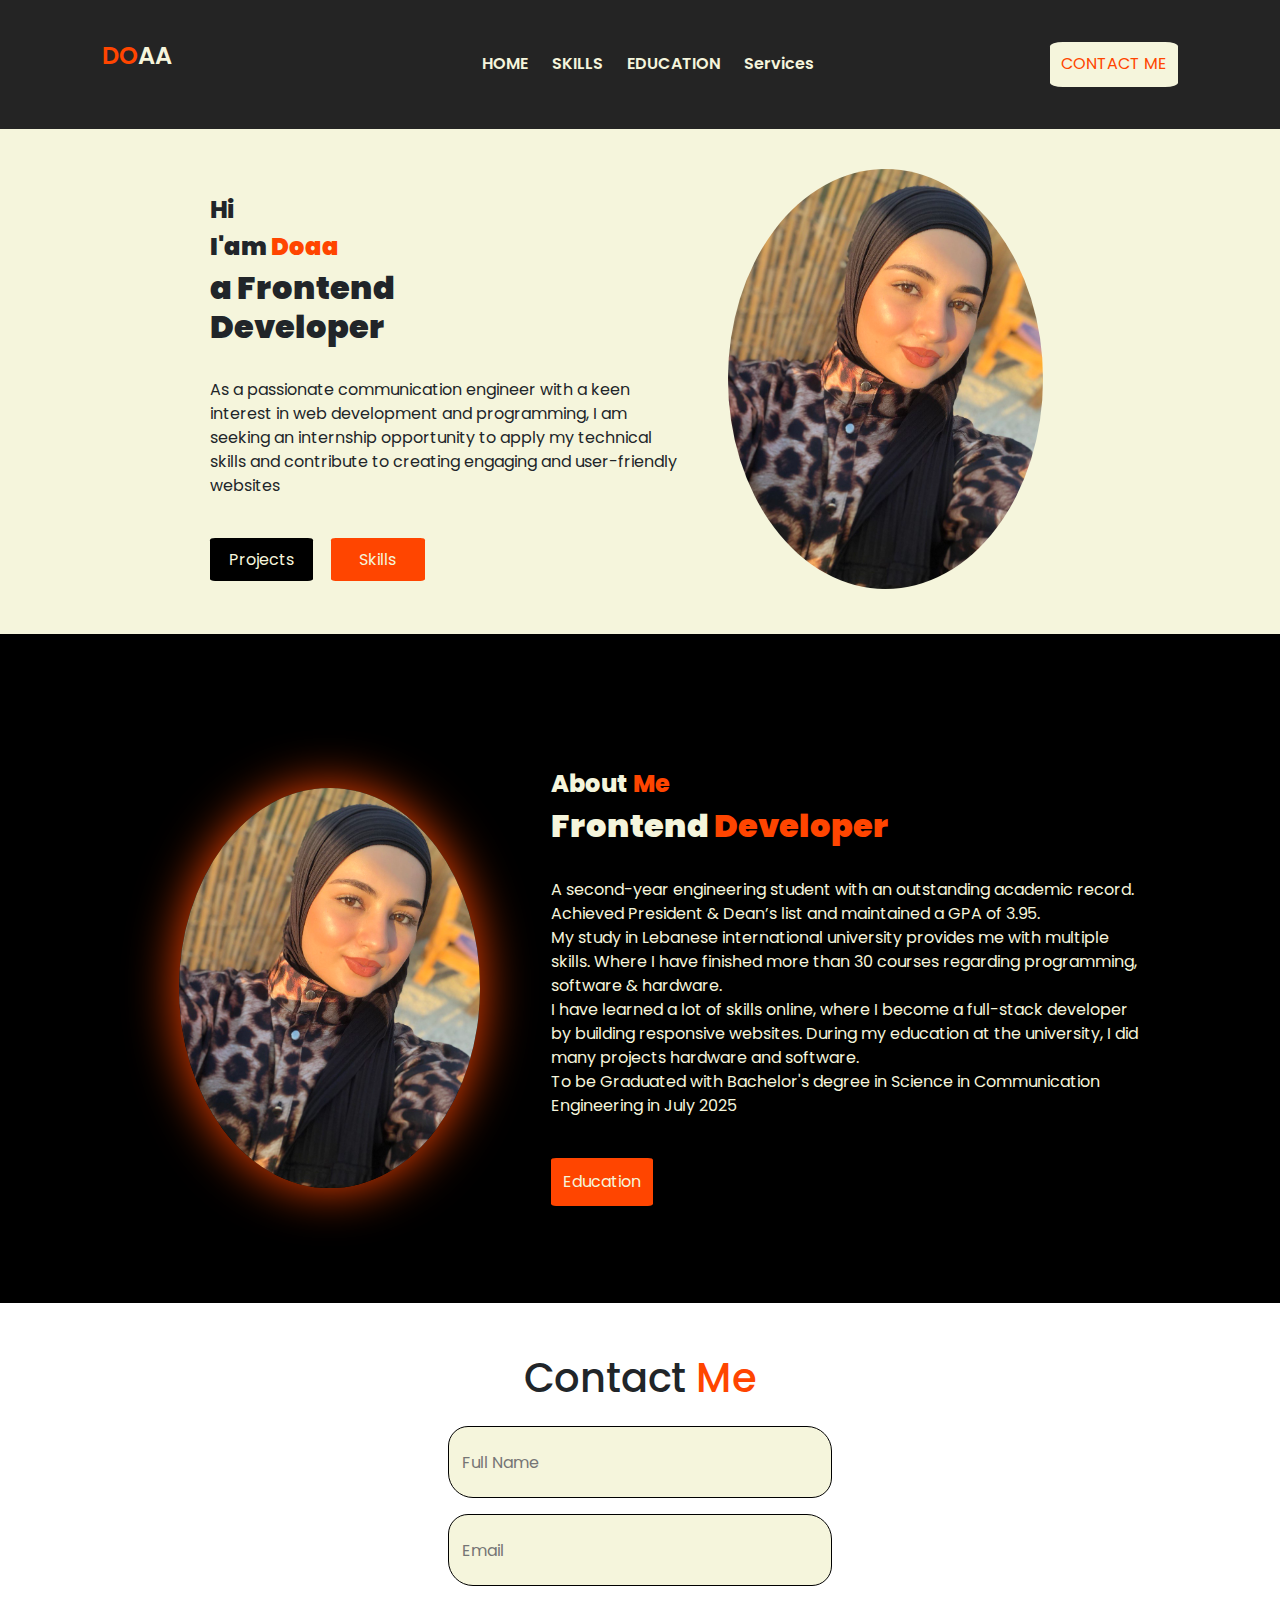
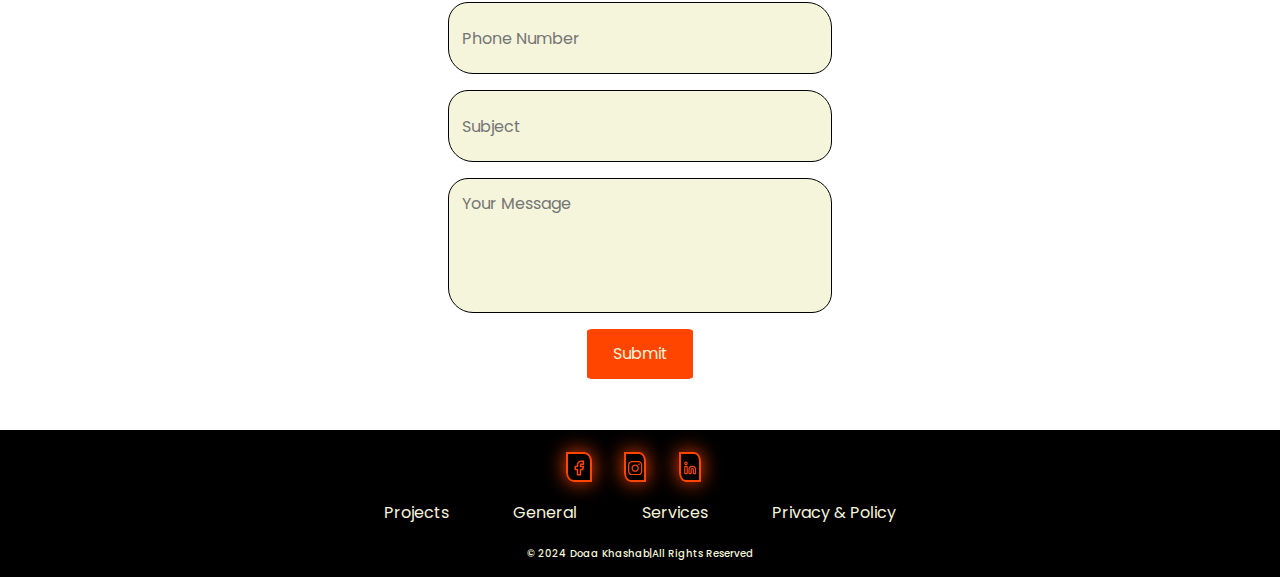
<file: PortFolio/index.html>
<?php require_once "process.php" ?>
<!DOCTYPE html>
<html lang="en">

<head>
    <meta charset="UTF-8">
    <meta name="viewport" content="width=device-width, initial-scale=1.0">
    <title>PortoFolio</title>
    <link rel="stylesheet" href="https://cdn.jsdelivr.net/npm/bootstrap@4.4.1/dist/css/bootstrap.min.css" integrity="sha384-Vkoo8x4CGsO3+Hhxv8T/Q5PaXtkKtu6ug5TOeNV6gBiFeWPGFN9MuhOf23Q9Ifjh" crossorigin="anonymous">
    <link rel="stylesheet" href="style.css">
    <link rel="preconnect" href="https://fonts.googleapis.com">
    <link rel="preconnect" href="https://fonts.gstatic.com" crossorigin>
    <link href="https://fonts.googleapis.com/css2?family=Poppins:ital,wght@0,100;0,200;0,300;0,400;0,500;0,600;0,700;0,800;0,900;1,100;1,200;1,300;1,400;1,500;1,600;1,700;1,800;1,900&display=swap" rel="stylesheet">
</head>

<body>
    <div class="nav">
        <p><span>DO</span>AA</p>
        <nav class="n">
            <a href="index.html+">HOME</a>
            <a href="Skills.html">SKILLS</a>
            <a href="Education.html">EDUCATION</a>
            <a href="Services.html">Services</a>
        </nav>
        <button onclick="scrollToSection('contact1')">CONTACT ME</button>
    </div>
    <div class="main">
        <section>
            <h1 class="animation">Hi</h1>
            <h2 class="animation1">I'am <span>Doaa</span></h2>
            <h3 class="animation2">a Frontend <br> <span class="animation3">Developer</span></h3>
            <br>
            <p>As a passionate communication engineer with a keen interest in web development and programming, I am seeking an internship opportunity to apply my technical skills and contribute to creating engaging and user-friendly websites</p>
            <br>
            <button class="b1" onclick="window.location.assign('Projects.html')">Projects</button>
            <button class="b2" onclick="window.location.assign('Skills.html')">Skills</button>
        </section>
        <div>
            <img src="images/img1.jpg">
        </div>
    </div>
    <div class="middle">
        <div>
            <img src="images/img1.jpg">
        </div>
        <section id="container">
            <h1 class="animation" id="cube">About <span>Me</span></h1>
            <h2 class="animation1">Frontend<span> Developer</span></h2>
            <br>
            <p>A second-year engineering student with an outstanding academic record. Achieved President & Dean’s list and maintained a GPA of 3.95.
                <br>My study in Lebanese international university provides me with multiple skills. Where I have finished more than 30 courses regarding programming, software & hardware.
                <br> I have learned a lot of skills online, where I become a full-stack developer by building responsive websites. During my education at the university, I did many projects hardware and software.
                <br>To be Graduated with Bachelor's degree in Science in Communication Engineering in July 2025
            </p>
            <br>
            <button class="b3" onclick="window.location.assign('Education.html')">Education</button>
        </section>
    </div>
    <form action="process.php" method="post" class="final">
        <h1 id="contact1">Contact <span>Me</span></h1>
        <input type="text" placeholder="Full Name" id="name">
        <input type="text" placeholder="Email" id="email">
        <input type="text" placeholder="Phone Number" id="number">
        <input type="text" placeholder="Subject" id="subject">
        <textarea class="form-control1" id="message" name="message" placeholder="Your Message" rows="5" required></textarea>
        <button>Submit</button>
    </form>
    <div class="footer">
        <section>
            <a href="https://www.facebook.com/profile.php?id=100090444427186&mibextid=LQQJ4d"><svg class="svg" xmlns="http://www.w3.org/2000/svg" width="5%" height="4%" viewBox="0 0 24 24">
                    <path fill="none" stroke="orangered" stroke-linecap="round" stroke-linejoin="round" stroke-width="2" d="M7 10v4h3v7h4v-7h3l1-4h-4V8a1 1 0 0 1 1-1h3V3h-3a5 5 0 0 0-5 5v2z" />
                </svg></a>
            <a href="https://www.instagram.com/doaa_khashab21?igsh=MTFjOW1sa2N6eWp4cQ=="><svg xmlns="http://www.w3.org/2000/svg" width="4%" height="3%" viewBox="0 0 256 256">
                    <path fill="orangered" d="M128 23.064c34.177 0 38.225.13 51.722.745c12.48.57 19.258 2.655 23.769 4.408c5.974 2.322 10.238 5.096 14.717 9.575c4.48 4.479 7.253 8.743 9.575 14.717c1.753 4.511 3.838 11.289 4.408 23.768c.615 13.498.745 17.546.745 51.723c0 34.178-.13 38.226-.745 51.723c-.57 12.48-2.655 19.257-4.408 23.768c-2.322 5.974-5.096 10.239-9.575 14.718c-4.479 4.479-8.743 7.253-14.717 9.574c-4.511 1.753-11.289 3.839-23.769 4.408c-13.495.616-17.543.746-51.722.746c-34.18 0-38.228-.13-51.723-.746c-12.48-.57-19.257-2.655-23.768-4.408c-5.974-2.321-10.239-5.095-14.718-9.574c-4.479-4.48-7.253-8.744-9.574-14.718c-1.753-4.51-3.839-11.288-4.408-23.768c-.616-13.497-.746-17.545-.746-51.723c0-34.177.13-38.225.746-51.722c.57-12.48 2.655-19.258 4.408-23.769c2.321-5.974 5.095-10.238 9.574-14.717c4.48-4.48 8.744-7.253 14.718-9.575c4.51-1.753 11.288-3.838 23.768-4.408c13.497-.615 17.545-.745 51.723-.745M128 0C93.237 0 88.878.147 75.226.77c-13.625.622-22.93 2.786-31.071 5.95c-8.418 3.271-15.556 7.648-22.672 14.764C14.367 28.6 9.991 35.738 6.72 44.155C3.555 52.297 1.392 61.602.77 75.226C.147 88.878 0 93.237 0 128c0 34.763.147 39.122.77 52.774c.622 13.625 2.785 22.93 5.95 31.071c3.27 8.417 7.647 15.556 14.763 22.672c7.116 7.116 14.254 11.492 22.672 14.763c8.142 3.165 17.446 5.328 31.07 5.95c13.653.623 18.012.77 52.775.77s39.122-.147 52.774-.77c13.624-.622 22.929-2.785 31.07-5.95c8.418-3.27 15.556-7.647 22.672-14.763c7.116-7.116 11.493-14.254 14.764-22.672c3.164-8.142 5.328-17.446 5.95-31.07c.623-13.653.77-18.012.77-52.775s-.147-39.122-.77-52.774c-.622-13.624-2.786-22.929-5.95-31.07c-3.271-8.418-7.648-15.556-14.764-22.672C227.4 14.368 220.262 9.99 211.845 6.72c-8.142-3.164-17.447-5.328-31.071-5.95C167.122.147 162.763 0 128 0m0 62.27c-36.302 0-65.73 29.43-65.73 65.73c0 36.302 29.428 65.73 65.73 65.73c36.301 0 65.73-29.428 65.73-65.73c0-36.301-29.429-65.73-65.73-65.73m0 108.397c-23.564 0-42.667-19.103-42.667-42.667S104.436 85.333 128 85.333s42.667 19.103 42.667 42.667s-19.103 42.667-42.667 42.667m83.686-110.994c0 8.484-6.876 15.36-15.36 15.36c-8.483 0-15.36-6.876-15.36-15.36c0-8.483 6.877-15.36 15.36-15.36c8.484 0 15.36 6.877 15.36 15.36" />
                </svg></a>
            <a href="https://www.linkedin.com/in/doaa-khashab-11a049304?utm_source=share&utm_campaign=share_via&utm_content=profile&utm_medium=ios_app"><svg xmlns="http://www.w3.org/2000/svg" width="4%" height="3%" viewBox="0 0 24 24">
                    <path fill="orangered" d="M20 22h-1.67a2 2 0 0 1-2-2v-5.37a.92.92 0 0 0-.69-.93a.84.84 0 0 0-.67.19a.85.85 0 0 0-.3.65V20a2 2 0 0 1-2 2H11a2 2 0 0 1-2-2v-5.46a6.5 6.5 0 1 1 13 0V20a2 2 0 0 1-2 2m-4.5-10.31a3.73 3.73 0 0 1 .47 0a2.91 2.91 0 0 1 2.36 2.9V20H20v-5.46a4.5 4.5 0 1 0-9 0V20h1.67v-5.46a2.85 2.85 0 0 1 2.83-2.85M6 22H4a2 2 0 0 1-2-2V10a2 2 0 0 1 2-2h2a2 2 0 0 1 2 2v10a2 2 0 0 1-2 2M4 10v10h2V10Zm1-3a3 3 0 1 1 3-3a3 3 0 0 1-3 3m0-4a1 1 0 1 0 1 1a1 1 0 0 0-1-1" />
                </svg></a>
        </section>
        <div>
            <a href="Projects.html" style="color: beige;">Projects</a>
            <a href="General.html" style="color: beige;">General</a>
            <a href="Sevices.html" style="color: beige;">Services</a>
            <a href="Privacy.html" style="color: beige;">Privacy & Policy</a>
        </div>
        <p>&copy 2024 Doaa Khashab|All Rights Reserved
        </p>
    </div>
    <script>
        function scrollToSection(sectionId) {
            const section = document.getElementById(sectionId);
            if (section) {
                section.scrollIntoView({
                    behavior: "smooth"
                });
            }
        }
        /* Add a function such that when you clock into a button it will take you into a certain place */
        const container = document.getElementById('container');
        const cube = document.getElementById('cube');

        container.addEventListener('mouseenter',
            cube.animate({
                left: "350px"
            })
        );

        container.addEventListener('mouseleave', () => {
            cube.style.color = ''; // Reset to default color
        });
        /*function to change an element when you reach certain place*/
    </script>
</body>

</html>
</file>
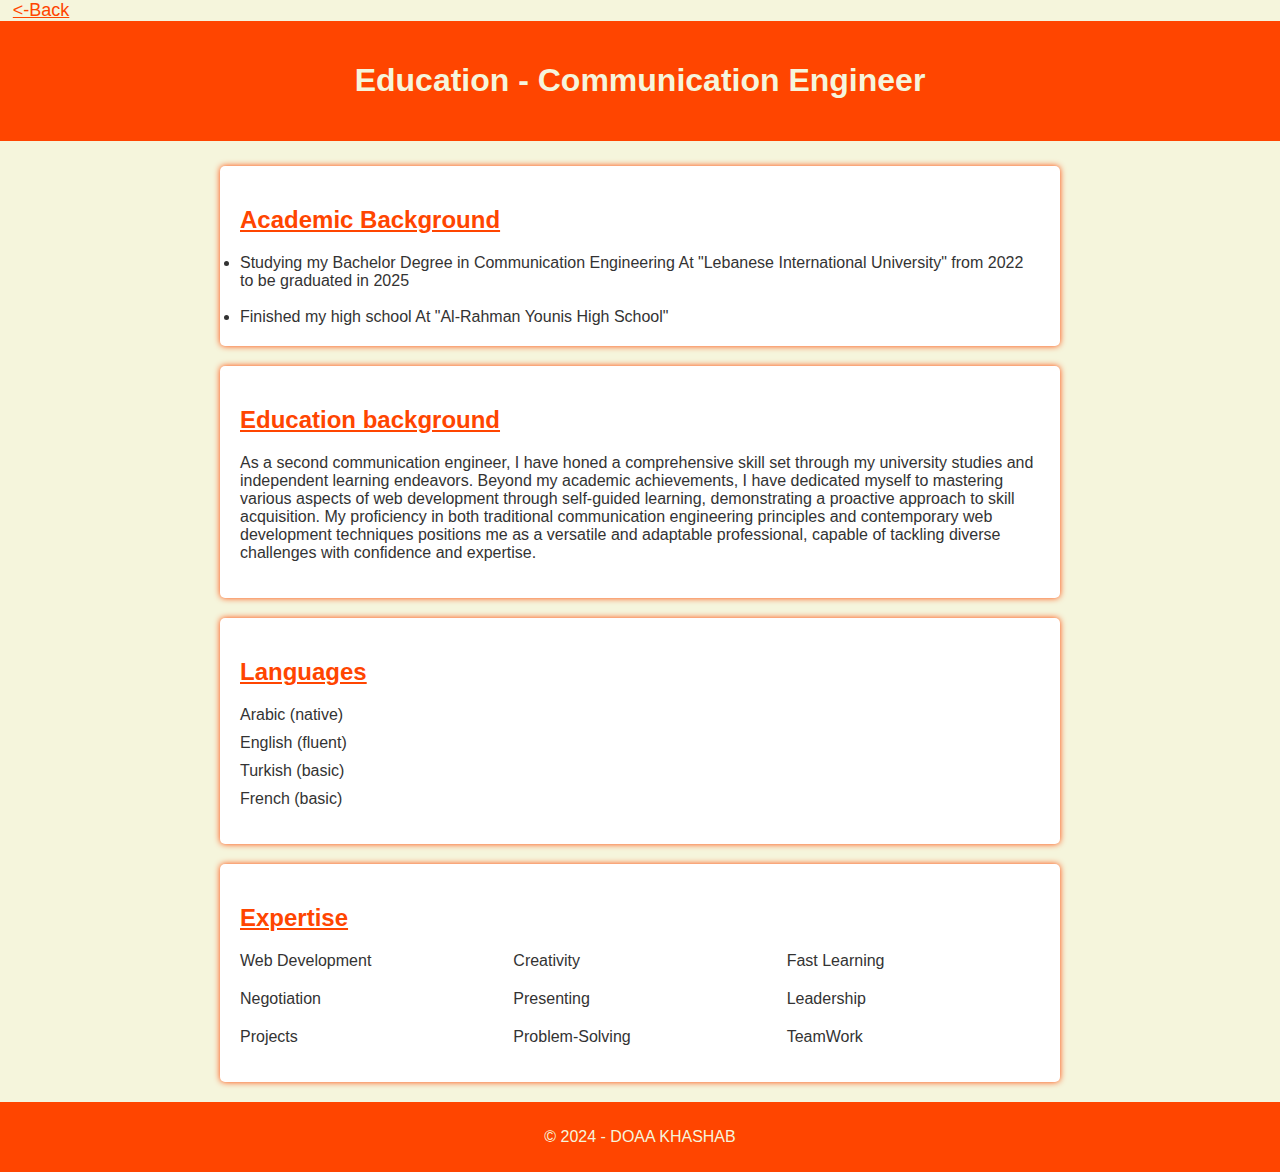
<file: PortFolio/Education.html>
<!DOCTYPE html>
<html lang="en">
<head>
<meta charset="UTF-8">
<meta name="viewport" content="width=device-width, initial-scale=1.0">
<title>Education - Communication Engineer</title>
<style>
  body {
    font-family: Arial, sans-serif;
    margin: 0;
    padding: 0;
    background-color: beige;
    color: #333;
  }
  header {
    background-color: orangered;
    color: beige;
    padding: 20px;
    text-align: center;
  }
  footer {
    background-color: orangered;
    color: beige;
    padding: 10px 0;
    text-align: center;
    bottom: 0;
    width: 100%;
  }
  section {
    padding: 20px;
    margin: 20px auto;
    background-color: #fff;
    border-radius: 5px;
    box-shadow: 0 0 10px rgba(0, 0, 0, 0.1);
    max-width: 800px;
    box-shadow: 0 0 6px orangered;
  }
  h2 {
    color: orangered;
    text-decoration: underline;
  }
  .language-list {
    list-style: none;
    padding: 0;
  }
  .language-item {
    margin-bottom: 10px;
  }
  .expertise-list {
    list-style: none;
    padding: 0;
    display: grid;
    grid-template-columns: repeat(auto-fit, minmax(200px, 1fr));
    gap: 20px;
  }
  section:hover{
    transform: translateY(-5px);
  }
  @media (max-width: 768px){
     .sec{
      padding-left: 10px;
      padding-right: 10px;
     }
    h1{
      font-size: x-large;
     }
     .div{
      padding-left:10px;
      padding-right: 10px;
     }
  }
</style>
</head>
<body>
  <a href="index.html" style="color: orangered; font-size: large; margin-left: 1%"> <-Back</a>
<header>
  <h1>Education - Communication Engineer</h1>
</header>
<div class="div" style="align-items: center; margin-top: 2%;">
<section id="academic" class="sec">
  <h2>Academic Background</h2>
  <li>Studying my Bachelor Degree in Communication Engineering At "Lebanese International University" from 2022 to be graduated in 2025</li>
  <br>
  <li>Finished my high school At "Al-Rahman Younis High School"</li>
</section>

<section id="academic" class="sec">
  <h2>Education background</h2>
  <p>As a second communication engineer, I have honed a comprehensive skill set through my university studies and independent learning endeavors. Beyond my academic achievements, I have dedicated myself to mastering various aspects of web development through self-guided learning, demonstrating a proactive approach to skill acquisition. My proficiency in both traditional communication engineering principles and contemporary web development techniques positions me as a versatile and adaptable professional, capable of tackling diverse challenges with confidence and expertise.</p>
</section>

<section id="language">
  <h2>Languages</h2>
  <ul class="language-list">
    <li class="language-item">Arabic (native)</li>
    <li class="language-item">English (fluent)</li>
    <li class="language-item">Turkish (basic)</li>
    <li class="language-item">French (basic)</li>
  </ul>
</section>

<section id="expertise">
  <h2>Expertise</h2>
  <ul class="expertise-list">
    <li>Web Development</li>
    <li>Creativity</li>
    <li>Fast Learning</li>
    <li>Negotiation</li>
    <li>Presenting</li>
    <li>Leadership</li>
    <li>Projects</li>
    <li>Problem-Solving</li>
    <li>TeamWork</li>
  </ul>
</section>
</div>
<footer>
  <p>&copy; 2024 - DOAA KHASHAB</p>
</footer>

<script>
  // You can add JavaScript functionality if needed
</script>

</body>
</html>
</file>
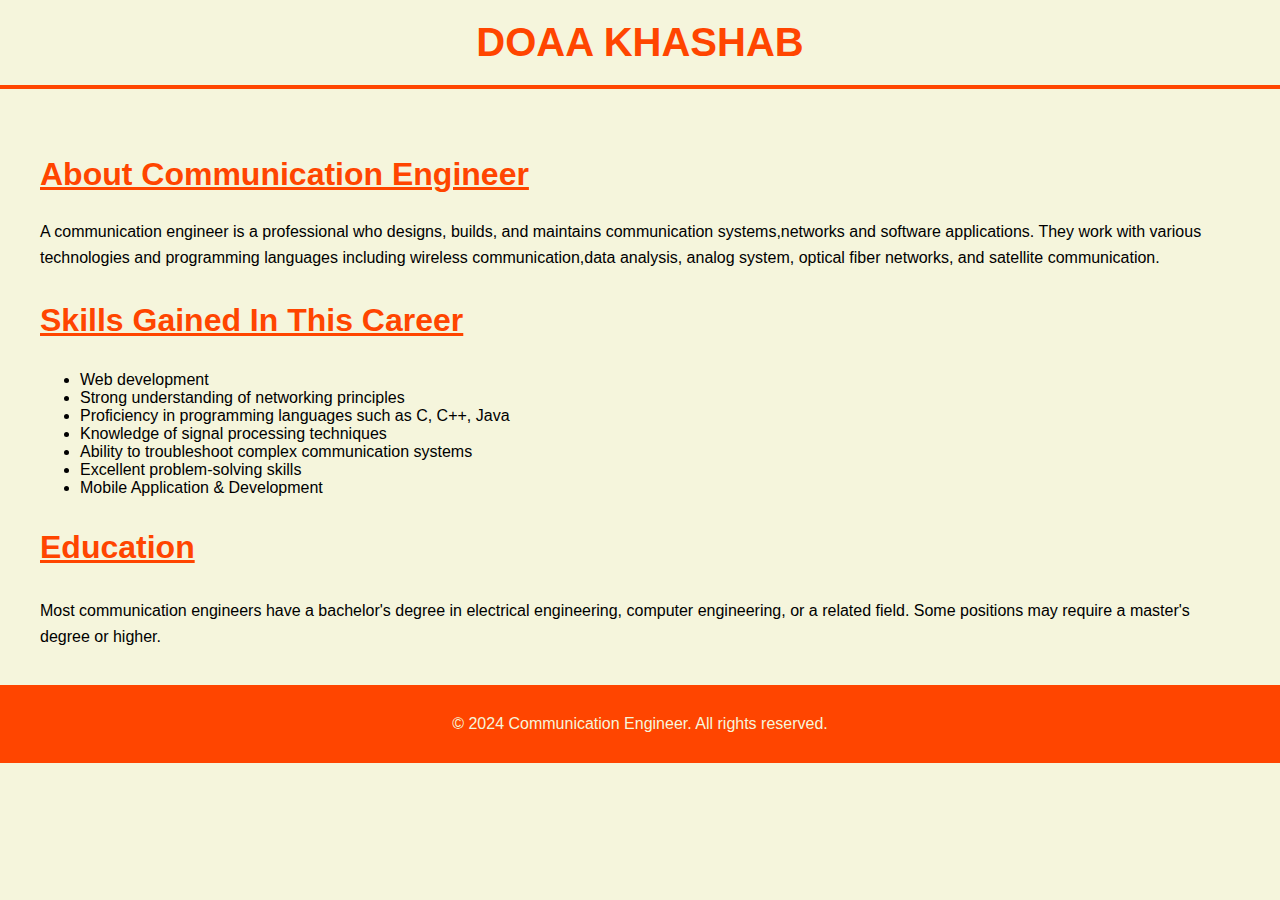
<file: PortFolio/General.html>
<!DOCTYPE html>
<html lang="en">
<head>
    <meta charset="UTF-8">
    <meta name="viewport" content="width=device-width, initial-scale=1.0">
    <title>Communication Engineer</title>
    <style>
        /* Base Styles */
        body {
            margin: 0;
            font-family: Arial, sans-serif;
            background-color: beige;
            color: orangered;
        }

        .container {
            max-width: 1200px;
            margin: 0 auto;
            padding: 20px;
        }

        h1, h2, h3 {
            color: orangered;
            text-decoration: underline;
            font-size: xx-large;
        }

        p {
            line-height: 1.6;
        }

        /* Header */
        header {
            background-color: orange-red;
            padding: 20px 0;
            text-align: center;
        }

        header h1 {
            margin: 0;
            font-size: 2.5rem;
        }

        /* Navigation */
        nav {
            background-color: orangered;
            text-align: center;
            padding: 2px 0;
        }

        nav a {
            color:orangered;
            text-decoration: none;
            margin: 0 10px;
        }

        /* Main Content */
        .main-content {
            margin-top: 20px;
        }

        /* Footer */
        footer {
            background-color: orangered;
            color: beige;
            text-align: center;
            padding: 10px 0;
        }
        ul {
            color: black;
        }
        p{
            color: black;
        }
    </style>
</head>
<body>
    <header>
        <h1 style="text-decoration: none;">DOAA KHASHAB</h1>
    </header>
      <nav></nav>
    <div class="container main-content">
        <h2>About Communication Engineer</h2>
        <p>A communication engineer is a professional who designs, builds, and maintains communication systems,networks and software applications. They work with various technologies and programming languages including wireless communication,data analysis, analog system, optical fiber networks, and satellite communication.</p>
        <h3>Skills Gained In This Career</h3>
        <ul>
            <li>Web development</li>
            <li>Strong understanding of networking principles</li>
            <li>Proficiency in programming languages such as C, C++, Java</li>
            <li>Knowledge of signal processing techniques</li>
            <li>Ability to troubleshoot complex communication systems</li>
            <li>Excellent problem-solving skills</li>
            <li>Mobile Application & Development</li>
        </ul>
        <h3>Education</h3>
        <p>Most communication engineers have a bachelor's degree in electrical engineering, computer engineering, or a related field. Some positions may require a master's degree or higher.</p>
    </div>

    <footer>
        <p style="color: beige;">&copy; 2024 Communication Engineer. All rights reserved.</p>
    </footer>
</body>
</html>
</file>
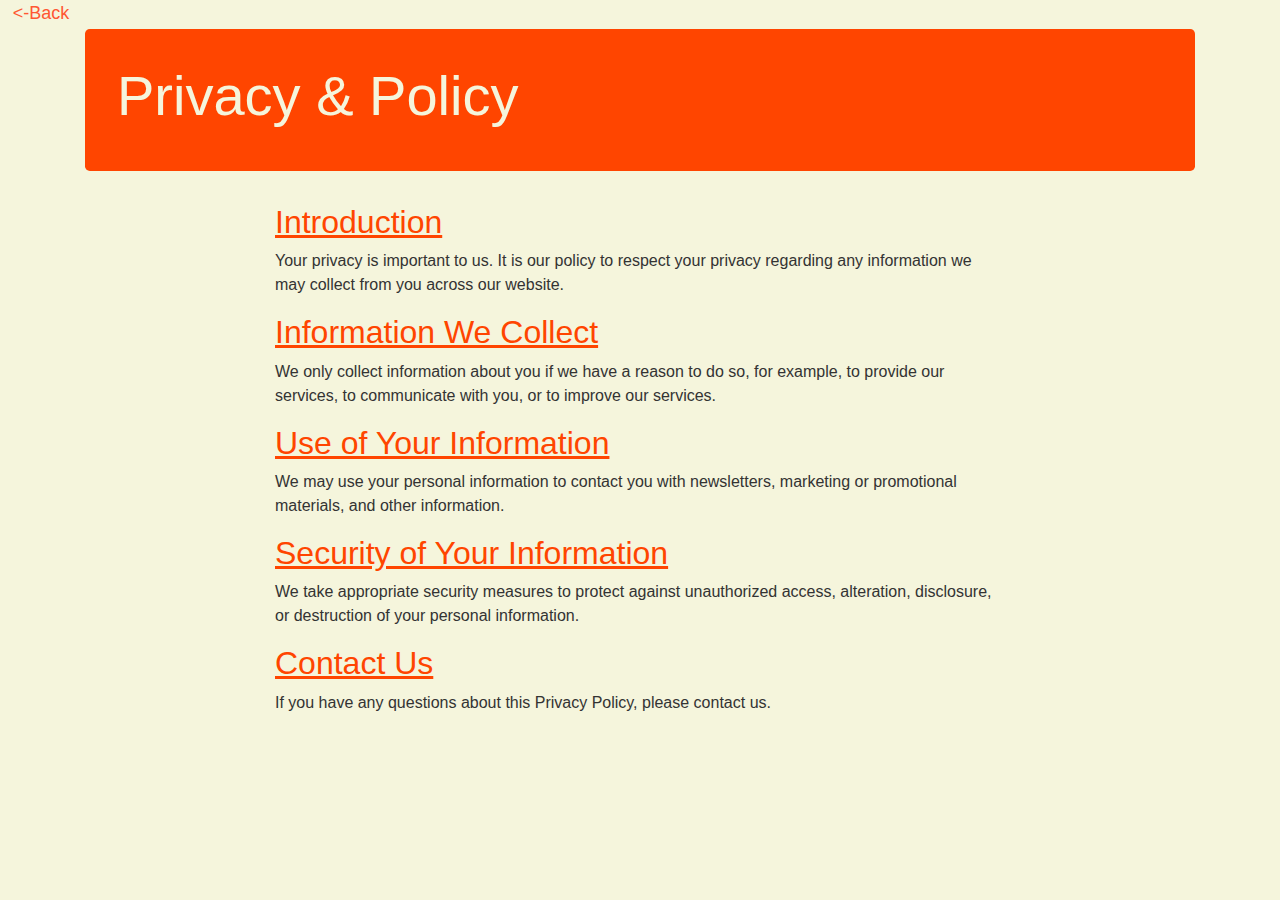
<file: PortFolio/Privacy.html>
<!DOCTYPE html>
<html lang="en">
<head>
  <meta charset="UTF-8">
  <meta name="viewport" content="width=device-width, initial-scale=1.0">
  <title>Privacy Policy</title>
  <!-- Bootstrap CSS -->
  <link rel="stylesheet" href="https://stackpath.bootstrapcdn.com/bootstrap/4.5.2/css/bootstrap.min.css">
  <style>
    body {
      background-color: beige;
      color: #333;
    }
    .container {
      margin-top: 2px;
    }
    .jumbotron {
      background-color: orangered;
      color: beige;
    }
    h2{
        color: orangered;
        text-decoration: underline;
    }
    @media (max-width: 768px){
      .font{
        font-size: x-large;
      }
      .middle{
        margin-top: 0px;
      }
      .container{
        margin-top: 10px;
      }
    }
  </style>
</head>
<body>
  <a href="index.html" style="color: #FF5733; font-size: large; margin-left: 1%"> <-Back</a>
  <div class="container">
    <div class="jumbotron" style="padding-top: 3%; padding-bottom: 3%; justify-content: center;">
      <h1 class="display-4 font" >Privacy & Policy</h1>
    </div>
    
    <div class="row middle">
      <div class="col-md-8 offset-md-2">
        <h2>Introduction</h2>
        <p>Your privacy is important to us. It is our policy to respect your privacy regarding any information we may collect from you across our website.</p>
        
        <h2>Information We Collect</h2>
        <p>We only collect information about you if we have a reason to do so, for example, to provide our services, to communicate with you, or to improve our services.</p>
        
        <h2>Use of Your Information</h2>
        <p>We may use your personal information to contact you with newsletters, marketing or promotional materials, and other information.</p>
        
        <h2>Security of Your Information</h2>
        <p>We take appropriate security measures to protect against unauthorized access, alteration, disclosure, or destruction of your personal information.</p>
        
        <h2>Contact Us</h2>
        <p>If you have any questions about this Privacy Policy, please contact us.</p>
      </div>
    </div>
  </div>
  
</body>
</html>
</file>
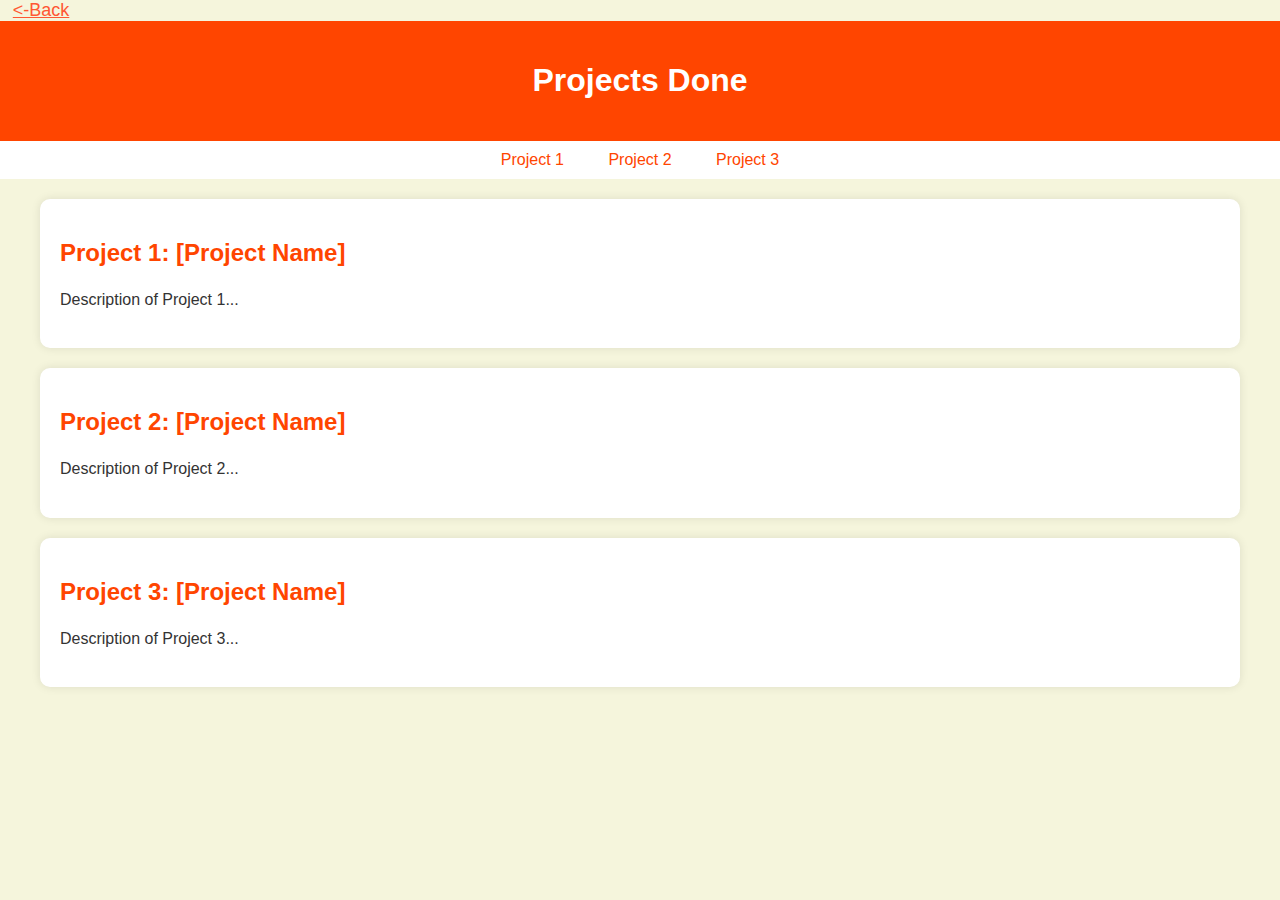
<file: PortFolio/Projects.html>
<!DOCTYPE html>
<html lang="en">
<head>
    <meta charset="UTF-8">
    <meta name="viewport" content="width=device-width, initial-scale=1.0">
    <title>Projects</title>
    <style>
        body {
            font-family: Arial, sans-serif;
            background-color: #f5f5dc; /* Beige */
            color: #333;
            margin: 0;
            padding: 0;
        }
        header {
            background-color: #ff4500; /* Orangered */
            color: #fff;
            padding: 20px 0;
            text-align: center;
        }
        nav {
            background-color: #fff;
            padding: 10px 0;
            text-align: center;
        }
        nav a {
            text-decoration: none;
            color: #333;
            padding: 10px 20px;
            transition: all 0.3s ease;
            color: orangered;
        }
        nav a:hover {
            background-color: orangered; /* Coral */
            color: #fff;
        }
        .container {
            max-width: 1200px;
            margin: auto;
            padding: 20px;
        }
        .project {
            background-color: #fff;
            padding: 20px;
            margin-bottom: 20px;
            border-radius: 10px;
            box-shadow: 0 0 10px rgba(0, 0, 0, 0.1);
        }
        .project h2 {
            color: #ff4500; /* Orangered */
        }
        .project p {
            line-height: 1.6;
        }
    </style>
</head>
<body>
    <a href="index.html" style="color: #FF5733; font-size: large; margin-left: 1%"> <-Back</a>
    <header>
        <h1>Projects Done</h1>
    </header>
    <nav>
        <a href="#project1">Project 1</a>
        <a href="#project2">Project 2</a>
        <a href="#project3">Project 3</a>
        <!-- Add more links for additional projects -->
    </nav>
    <div class="container">
        <section id="project1" class="project">
            <h2>Project 1: [Project Name]</h2>
            <p>Description of Project 1...</p>
            <!-- Add more details about Project 1 -->
        </section>
        <section id="project2" class="project">
            <h2>Project 2: [Project Name]</h2>
            <p>Description of Project 2...</p>
            <!-- Add more details about Project 2 -->
        </section>
        <section id="project3" class="project">
            <h2>Project 3: [Project Name]</h2>
            <p>Description of Project 3...</p>
            <!-- Add more details about Project 3 -->
        </section>
        <!-- Add more sections for additional projects -->
    </div>
</body>
</html>
</file>
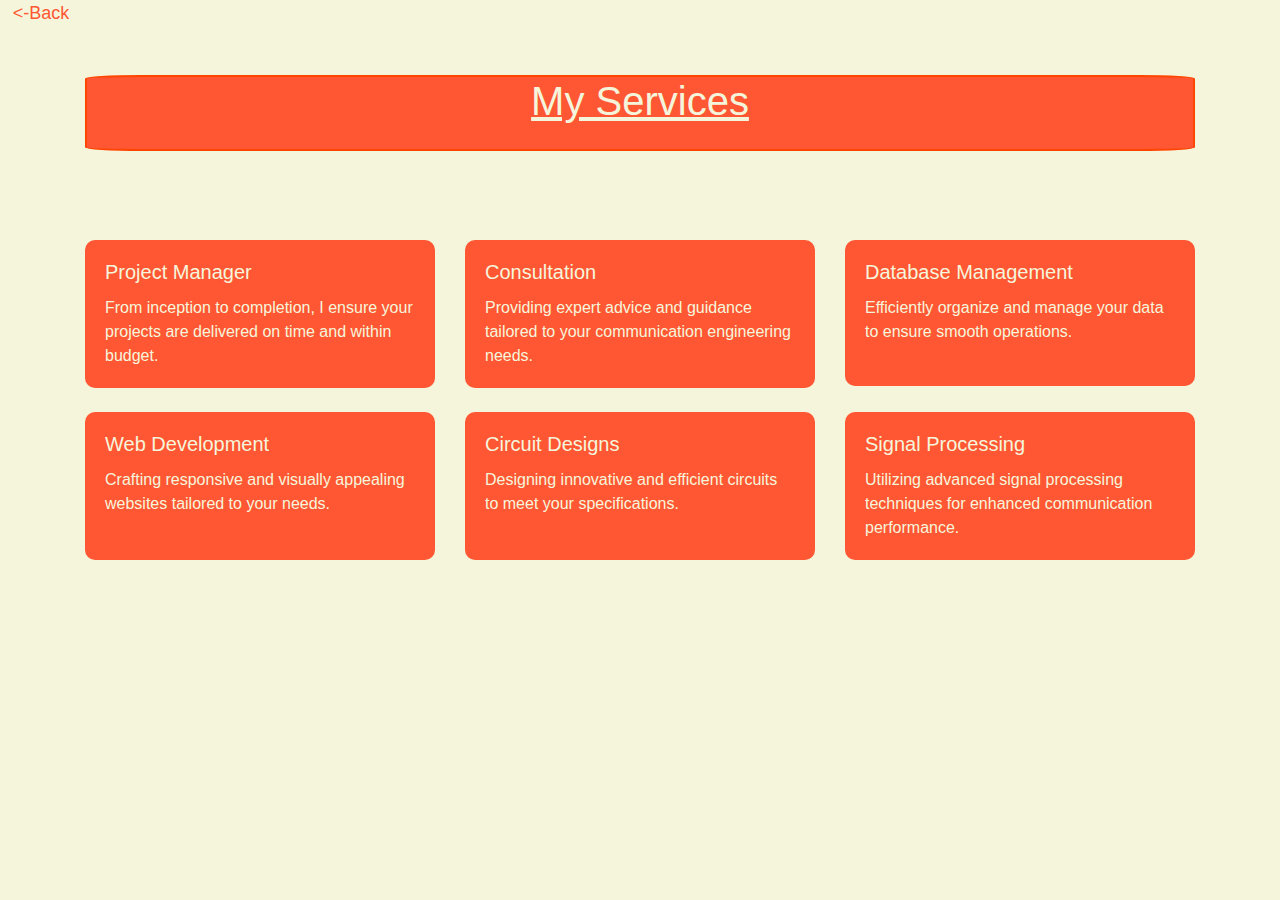
<file: PortFolio/Services.html>
<!DOCTYPE html>
<html lang="en">
<head>
  <meta charset="UTF-8">
  <meta name="viewport" content="width=device-width, initial-scale=1.0">
  <title>Services</title>
  <link rel="stylesheet" href="https://stackpath.bootstrapcdn.com/bootstrap/4.5.2/css/bootstrap.min.css">
  <style>
    /* Custom styles */
    body {
      background-color: beige;
    }
    .service-card {
      background-color: #FF5733; /* Orange-red */
      color: beige;
      border: none;
      border-radius: 10px;
    }
    .service-card:hover{
      transform: translateY(-5px);
    }
    #card1:hover  #card2{
      background-color: beige;
    }
    
  </style>
</head>
<body>
  <a href="index.html" style="color: #FF5733; font-size: large; margin-left: 1%"> <-Back</a>
  <div class="container my-5">
    <div style="border: solid 2px orangered ; background-color: #FF5733; border-radius: 5%; text-align: center;">
    <h1 class="text-center mb-4" style="color: beige; text-decoration: underline;">My Services</h1>
     </div>
    <div class="row" style="padding-top: 8%;">
      <div class="col-lg-4 col-md-6 mb-4 card1">
        <div class="card service-card" id="container">
          <div class="card-body card1">
            <h5 class="card-title">Project Manager</h5>
            <p class="card-text">From inception to completion, I ensure your projects are delivered on time and within budget.</p>
          </div>
        </div>
      </div>
      <div class="col-lg-4 col-md-6 mb-4 card2">
        <div class="card service-card" id="cube">
          <div class="card-body">
            <h5 class="card-title">Consultation</h5>
            <p class="card-text">Providing expert advice and guidance tailored to your communication engineering needs.</p>
          </div>
        </div>
      </div>
      <div class="col-lg-4 col-md-6 mb-4">
        <div class="card service-card">
          <div class="card-body" style="padding-bottom: 12%;">
            <h5 class="card-title">Database Management</h5>
            <p class="card-text">Efficiently organize and manage your data to ensure smooth operations.</p>
          </div>
        </div>
      </div>
      <div class="col-lg-4 col-md-6 mb-4">
        <div class="card service-card">
          <div class="card-body" style="padding-bottom: 12.5%;">
            <h5 class="card-title">Web Development</h5>
            <p class="card-text">Crafting responsive and visually appealing websites tailored to your needs.</p>
          </div>
        </div>
      </div>
      <div class="col-lg-4 col-md-6 mb-4">
        <div class="card service-card">
          <div class="card-body" style="padding-bottom: 12.5%;">
            <h5 class="card-title">Circuit Designs</h5>
            <p class="card-text">Designing innovative and efficient circuits to meet your specifications.</p>
          </div>
        </div>
      </div>
      <div class="col-lg-4 col-md-6 mb-4">
        <div class="card service-card">
          <div class="card-body">
            <h5 class="card-title">Signal Processing</h5>
            <p class="card-text">Utilizing advanced signal processing techniques for enhanced communication performance.</p>
          </div>
        </div>
      </div>
      <!-- Add more service cards if needed -->
    </div>
  </div>

  <script src="https://code.jquery.com/jquery-3.5.1.slim.min.js"></script>
  <script src="https://cdn.jsdelivr.net/npm/@popperjs/core@2.5.4/dist/umd/popper.min.js"></script>
  <script src="https://stackpath.bootstrapcdn.com/bootstrap/4.5.2/js/bootstrap.min.js"></script>
  <script>
   /* const container = document.getElementById('container');
const cube = document.getElementById('cube');

container.addEventListener('mouseenter', () => {
    cube.style.backgroundColor = 'black';
});

container.addEventListener('mouseleave', () => {
    cube.style.backgroundColor = ''; // Reset to default color
});
*/
/* Changing the property of an element while hover on another*/
  </script>
</body>
</html>
</file>
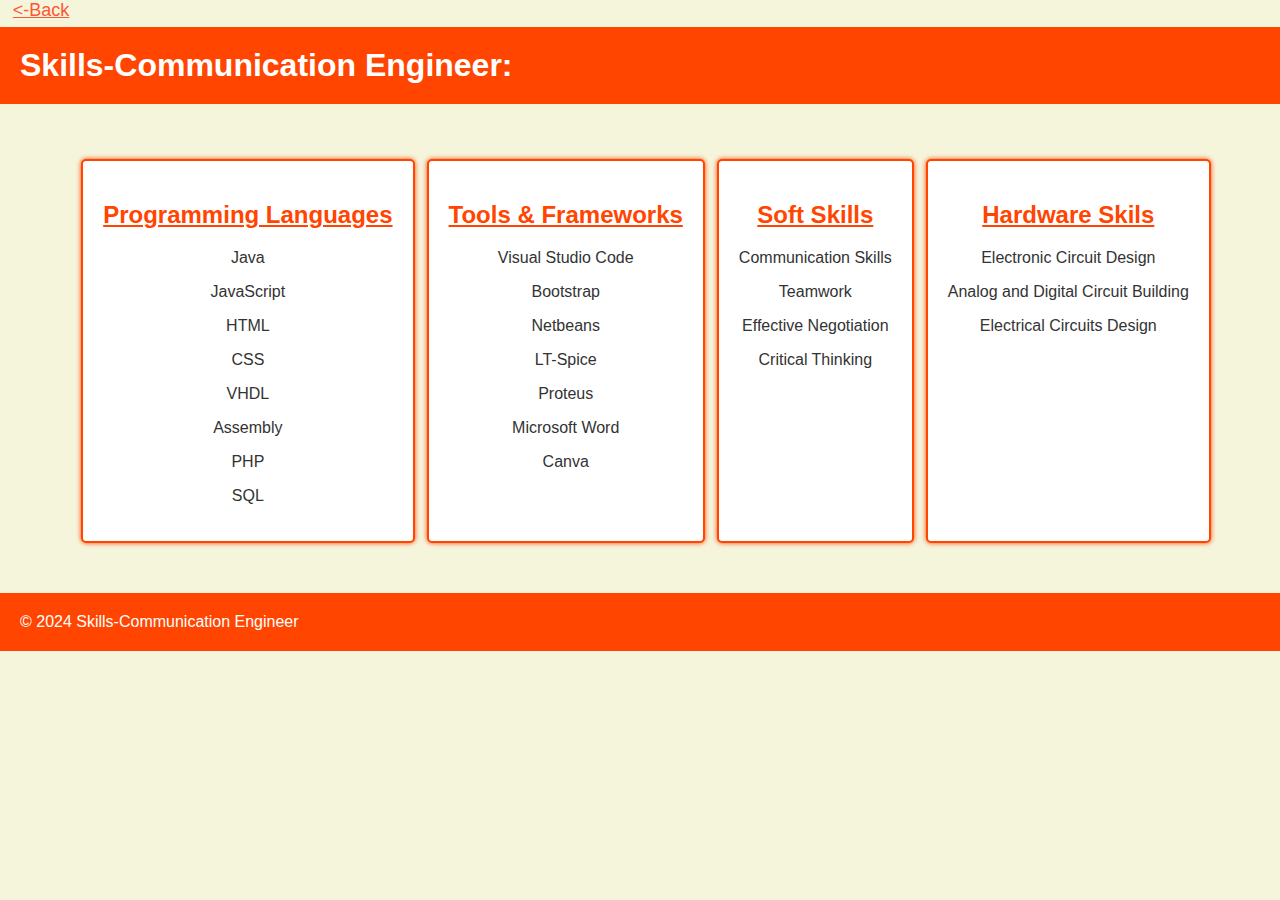
<file: PortFolio/Skills.html>
<!DOCTYPE html>
<html lang="en">
<head>
  <meta charset="UTF-8">
  <meta name="viewport" content="width=device-width, initial-scale=1.0">
  <title>Skill.TENG</title>
  <style>
    /* Global Styles */
    body {
      font-family: Arial, sans-serif;
      margin: 0;
      padding: 0;
      background-color: #f5f5dc; /* Beige theme */
      color: #333; /* Dark text color */
    }

    header {
      background-color: #ff4500; /* Orange-red theme */
      color: white;
      padding: 20px;
    }
    .header h1{
        font-size:  small;
      }
    footer {
      background-color: #ff4500; /* Orange-red theme */
      color: white;
      padding: 20px;
      margin-top: 50px;
    }
    header h1, footer p {
      margin: 0;
    }

    /* Main Content */
    main {
      display: flex;
      flex-wrap: wrap;
      justify-content: center;
      margin-top: 55px;
    }

    .skill-card {
      background-color: #fff;
      border-radius: 5px;
      box-shadow: 0 2px 5px rgba(0, 0, 0, 0.1);
      padding: 20px;
      margin-left: 12px;
      margin-top: 0px;
      max-width: 400px;
      text-align: center;
      border: 2px solid orangered;
      box-shadow:0 0 5px #ff4500;
    }
     .skill-card:hover{
      transform: translateY(-5px);
     }
    .skill-card h2 {
      color: #ff4500; /* Orange-red theme */
    }
    h2{
      text-decoration:underline;
    }
    /* Responsive Styles */
    @media (max-width: 768px) {
      main {
        padding: 10px;
        margin-top: 10px;
      }

      .skill-card {
        width: calc(100% - 20px);
        margin: 8px 0;
      }
      footer{
        margin-top: 8px;
      }
      .font{
        font-size: x-large;
        font-family: Arial, sans-serif;
      }
    }
  </style>
</head>
<body>
  <a href="index.html" style="color: #FF5733; font-size: large; margin-left: 1%"> <-Back</a>
  <header style="margin-top: 0.5%;">
    <h1 class="font">Skills-Communication Engineer:</h1>
  </header>

  <main>
    <div class="skill-card">
      <h2>Programming Languages</h2>
        <p>Java</p>
        <p>JavaScript</p>
        <p>HTML</p>
        <p>CSS</p>
        <p>VHDL</p>
        <p>Assembly</p>
        <p>PHP</p>
        <p>SQL</p>
    </div>

    <div class="skill-card">
      <h2>Tools & Frameworks</h2>
      <p>
        <p>Visual Studio Code</p>
        <p>Bootstrap</p>
        <p>Netbeans</p>
        <p>LT-Spice</p>
        <p>Proteus</p>
        <p>Microsoft Word</p>
        <p>Canva</p>
      </p>
    </div>

    <div class="skill-card">
      <h2>Soft Skills</h2>
      <p>
        <p>Communication Skills</p>
        <p>Teamwork</p>
        <p>Effective Negotiation</p>
        <p>Critical Thinking</p>
      </p>
    </div>

    <div class="skill-card">
      <h2>Hardware Skils</h2>
        <p>Electronic Circuit Design</p>
        <p>Analog and Digital Circuit Building</p>
        <p>Electrical Circuits Design</p>
    </div>
  </main>

  <footer>
    <p>&copy; 2024 Skills-Communication Engineer</p>
  </footer>

</body>
</html>
</file>
<file: PortFolio/style.css>
*{
    box-sizing: border-box;
    margin: 0;
    padding: 0;
    font-family: Poppins;
    font-style: bold;
}
.nav{
    width: 100%;
    background-color: rgb(36, 36, 36);
    display: flex;
    justify-content: space-between;
    align-items: center;
    padding: 3% 8% 3% 8%;
    position: fixed;
    font-weight: 600;
}
@media (max-width: 768px){
   .nav{font-weight: bold;
        font-size: small;
        padding: 20px 2px 20px 5px;
        flex: 1fr 3fr 1fr;
 }
}
/* Setting the Stracture of nav bar margin:20px to left is the to keep space between <a>s in nav*/

 .n a{
    text-decoration: none;
    margin-left: 20px;
    color: beige;
    transition: 0.5s ease;
}
.n{
    margin-left: 5%;
}
.n a:hover{
    color: orangered;
    text-decoration: underline;
    cursor: pointer;
}
.nav p{
    color: beige;
    font-size: x-large;
    transition: 0.5s ease;
}
@media (max-width: 768px){
   .nav p{font-size: medium; 
          margin-right: 0px;
          padding: 0px;
}
   .n{
    margin-right: 0px;
   }
   .n a{
    margin-left: 5px;
   }
}
.nav p:hover{
    text-shadow: 0 0 25px orangered;
    color: orangered;
    transform: scale(1.2);
}
 /*letters size adjustment after hovering*/
.nav p span{
    color: orangered;
}
.nav p span:hover{
    color: bisque;
}
.animation{
     animation-duration: 2s;
     animation-name: slidein;
}
.animation1{
        animation-duration: 2.5s;
        animation-name: slidein;
   }
.animation2{
        animation-duration: 2.5s;
        animation-name: slidein;
   }
 .animation3{
        animation-duration: 2.75s;
        animation-name:slidein;
   }
        @keyframes slidein {
           from {
             margin-left: 60%;
             width: 100%;
           }
         
           to {
             margin-left: 0%;
             width: 100%;
           }
     }

/* Animation of text */

.nav button{
   background-color: beige;
   border: none;
   color: orangered;
   padding: 1%;
   border-radius: 10%;
   transition: 0.5s linear;
}
.nav button:hover{
    background-color: orangered;
    color: beige;
    transform: scale(1.01);
    box-shadow: 0 0 25px orangered;
    border: none;
 }
 @media (max-width: 768px){
    .nav button{font-size: medium; 
           padding: 0.5%;
           font-size: x-small;
 }
 }

 /*Styling the nav bar*/

.main{
    width: 100%;
    background-color: beige;
    padding: 35px 15% 0;
    display: flex;
    align-items: center;
}
@media (max-width: 768px){
    .main section h1{font-size: medium; 
                     font-weight: bold;
                     margin-top: 20px;
 }
   .main{
    padding: 35px 40px 10px;
   }
}
.main section{
    flex:1.5;
    margin-top:12%;
    padding-left: 2%;
}
.main section h1{
    font-weight: 800;
    font-size: x-large;
}
.animation3{
    animation-duration: 2.75s;
    animation-name:slidein;
}
.main section h2{
    font-weight: 1000;
    font-size: x-large;
}
.main section h2 span{
    color: orangered;
}
.main section h3{
    font-weight: 1000;
    font-size: xx-large;
}
.b1{
    color:beige;
    background-color: black;
    padding-left: 4%;
    padding-right: 4%;
    padding-top: 2%;
    padding-bottom: 2%;
    border: none;
    border-radius:5%;
    font-size: medium;
    transition: 0.5s,ease;
}
.b1:hover{
    background-color: orangered;
    cursor: pointer;
    transform: scale(1.1);
    border: none;
}
.b2{
    color: beige;
    background-color: orangered;
    padding-left: 6%;
    padding-right: 6%;
    padding-top: 2%;
    padding-bottom: 2%;
    margin-left: 3%;
    border: none;
    border-radius: 5%;
    font-size: medium;
    transition: 0.5s,ease;
}
.b2:hover{
    background-color: black;
    cursor: pointer;
    transform: scale(1.1);
    border: none;
}
/* Text+button*/
.main div{
    flex:1;
    padding: 5%;
    margin-top: 10%;
}
   
.main div img{
    object-fit: cover;
    width: 100%;
    border-radius: 50%;
}

/*Styling and Stracture of the first div*/

.middle{
    width: 100%;
    background-color: black;
    padding: 0 10% 5% 10%;
    display: flex;
    align-items: center;
    color: beige;
}
.middle section{
    flex:2;
    margin-top:10%;
    padding-left: 2%;
}
.animation{
    font-weight: 800;
    font-size: x-large;
}
.mystyle{
    animation-duration: 2.75s;
    animation-name:slidein;
}
.middle section h1 span{
    color: orangered;
}
.middle section h2{
    font-weight: 1000;
    font-size: xx-large;
}
.middle section h2 span{
    color: orangered;
}
.b3{
    color: beige;
    background-color: orangered;
    padding: 2%;
    border: none;
    border-radius: 5%;
    font-size: medium;
    transition: 0.5s,ease;
}
.b3:hover{
    background-color: beige;
    color: orangered;
    cursor: pointer;
    transform: scale(1.1);
}
/* Text+button*/
.middle div{
    flex:1;
    padding: 5%;
    margin-top: 10%;
}   
.middle div img{
    object-fit: cover;
    width: 100%;
    border-radius: 50%;
    box-shadow: 0 0 50px orangered;
}

/*Styling and Stracture of the Second div*/

.final{
    width: 100%;
    padding: 4% 0 4% 0;
    align-items: center;
    display:flex;
    flex-direction: column;
    gap: 1em;
}
.final input{
    border: 1px solid black;
    border-radius: 20px 25px;
    background-color: beige;
    cursor: pointer;
    width: 30%;
    height: 8vh;
    padding-left: 1%;
}
.final textarea{
    width: 30%;
    border: 1px solid black;
    border-radius: 20px 25px;
    background-color: beige;
    cursor: pointer;
    padding-left: 1%;
    padding-top: 1%;
    color: black;
    overflow:auto;
    resize:none;
}
.final h1 span{
    color: orangered;
}
.final button{
    color: beige;
    background-color: orangered;
    padding: 1% 2% 1% 2%;
    border: none;
    border-radius: 5%;
    font-size: large;
    transition: 0.5s,ease;
    font-size: medium;
    }
.final button:hover{
     background-color: rgb(10, 10, 10);
     color: orangered;
     cursor: pointer;
     transform: scale(1.1);
    }

/* final div */
.footer{
    padding: 0% 30% 0% 30%;
    background-color: black;
    display: flex;
    flex-direction: column;
    flex: 1fr 1fr 1fr;
    gap: 6px;
    width: 100%;
}
.footer section{
    margin-left: 30%;
    margin-top: 5%;
}
.footer section a{
   border-radius: 0% 30% 0% 30%;
   border: 2px solid orangered;
   box-shadow:0 0 20px orangered ;
   margin-left: 8%;
   padding: 0.5%;
}
.footer div{
   list-style: none;
   display: flex;
   justify-content: space-between;
   color: beige;
   align-items: center;
   margin-top: 3%;
}
.footer p{
    color: beige;
    font-size: x-small;
    font-weight: 500;
    margin-top:3%;
    text-align: center;
}
@media (max-width: 768px){
    .footer{    padding: 0% 2% 0 2%;

 }
}
/*footer*/
</file>
